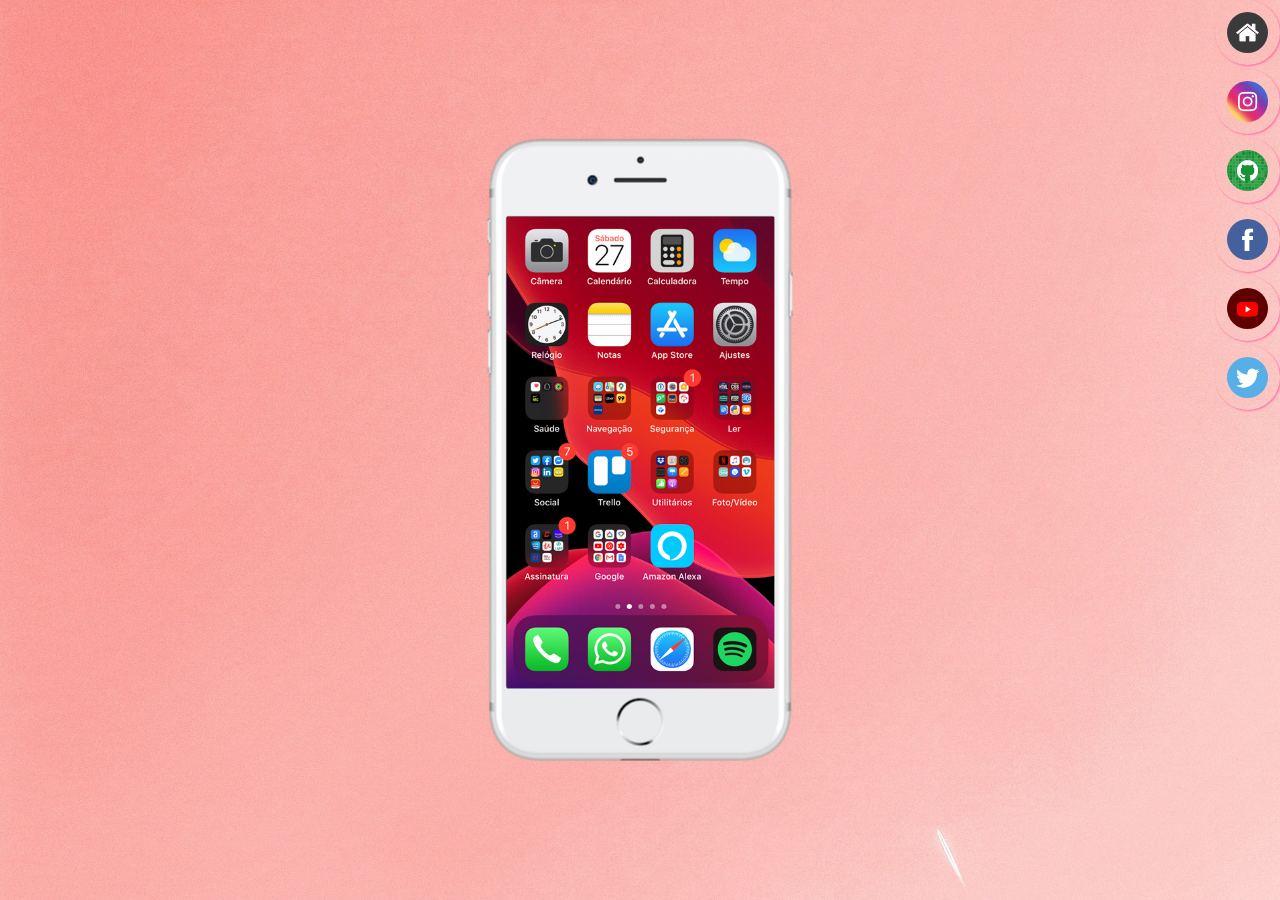
<file: index.html>
<!DOCTYPE html>
<html lang="pt-BR">
<head>
    <meta charset="UTF-8">
    <meta name="viewport" content="width=device-width, initial-scale=1.0">
    <link rel="shortcut icon" href="imagens/favicon.ico" type="image/x-icon">
    <link rel="stylesheet" href="estilos/style.css">
    <title>Projeto Redes Sociais</title>
</head>
<body>
    <main>
        <section id="telefone">
    <iframe src="home.html" name="tela" id="tela" frameborder="0">
        <p>Infelizmente seu navegador não tem compatibilidade com iframes.</p>
    </iframe>
        </section>
        <section id="redes-sociais">
    <a href="home.html" target="tela"><img src="imagens/logo-home.jpg" alt="Home"></a> <br>
    <a href="instagram.html" target="tela"><img src="imagens/logo-instagram.jpg" alt="Instagram"></a> <br>
    <a href="github.html" target="tela"><img src="imagens/logo-github.jpg" alt="GitHub"></a> <br>
    <a href="#"><img src="imagens/logo-facebook.jpg" alt="Facebook"></a> <br>
    <a href="#"><img src="imagens/logo-youtube.jpg" alt="YouTube"></a> <br>
    <a href="#"><img src="imagens/logo-twitter.jpg" alt="Twitter"></a>
        </section>
    </main>
    <script>
        alert('Olá visitante, seja bem vindo(a)! Tenho somente duas redes sociais (as duas primeiras) e as outras logos são somente para fins decorativos. Agradeço a compreensão.')
    </script>
</body>
</html>
</file>
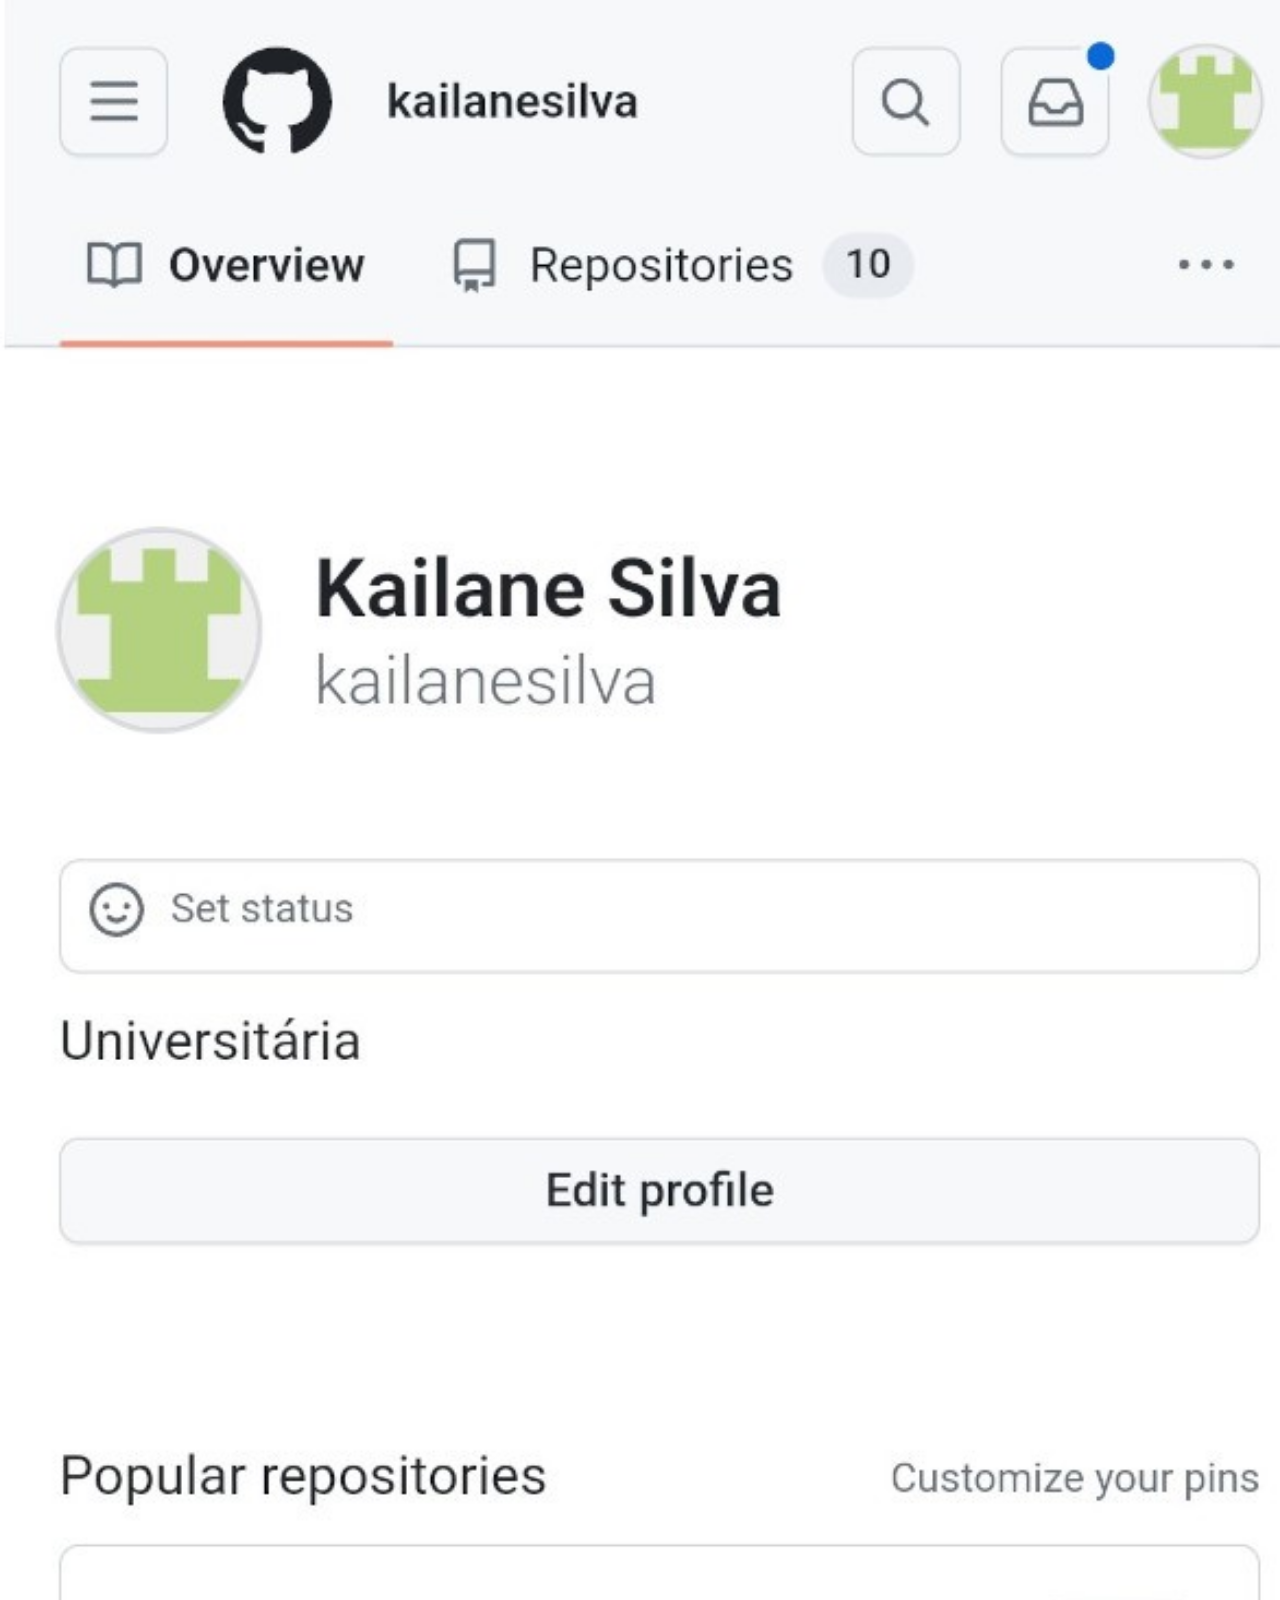
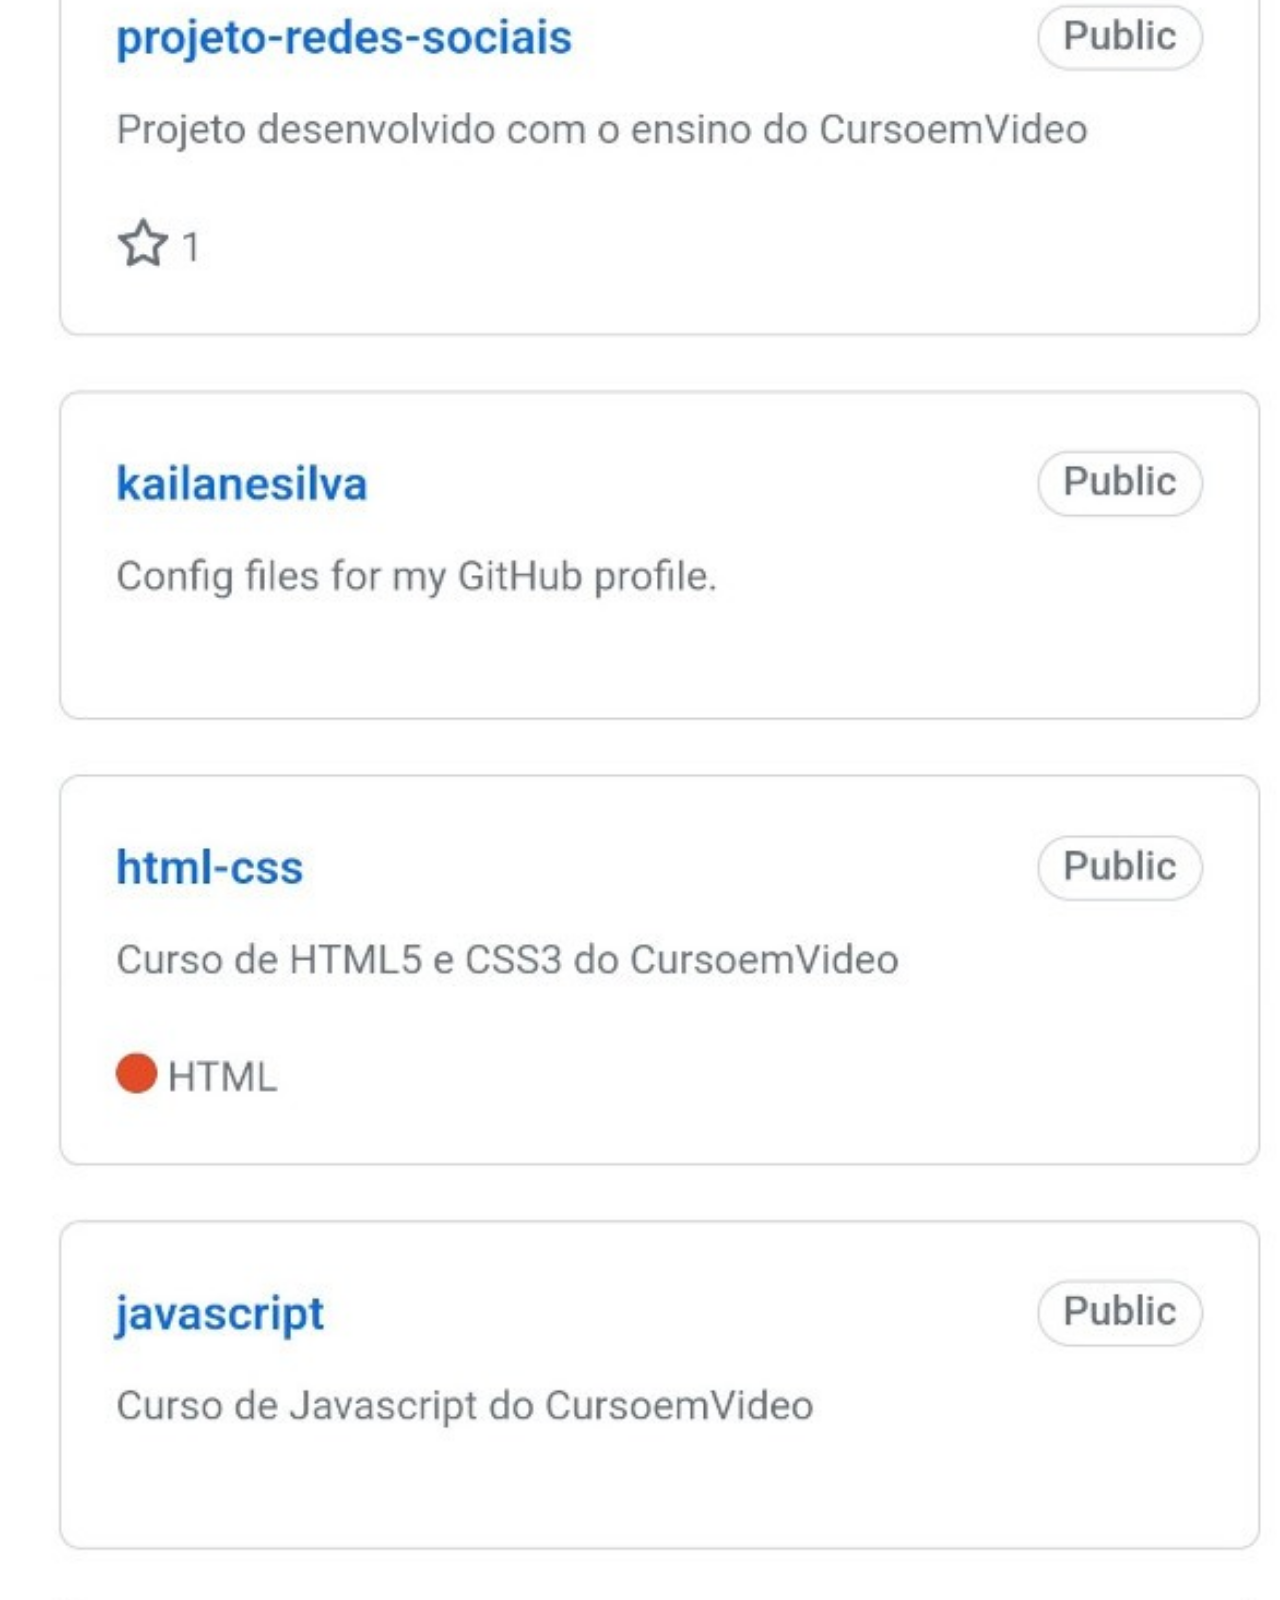
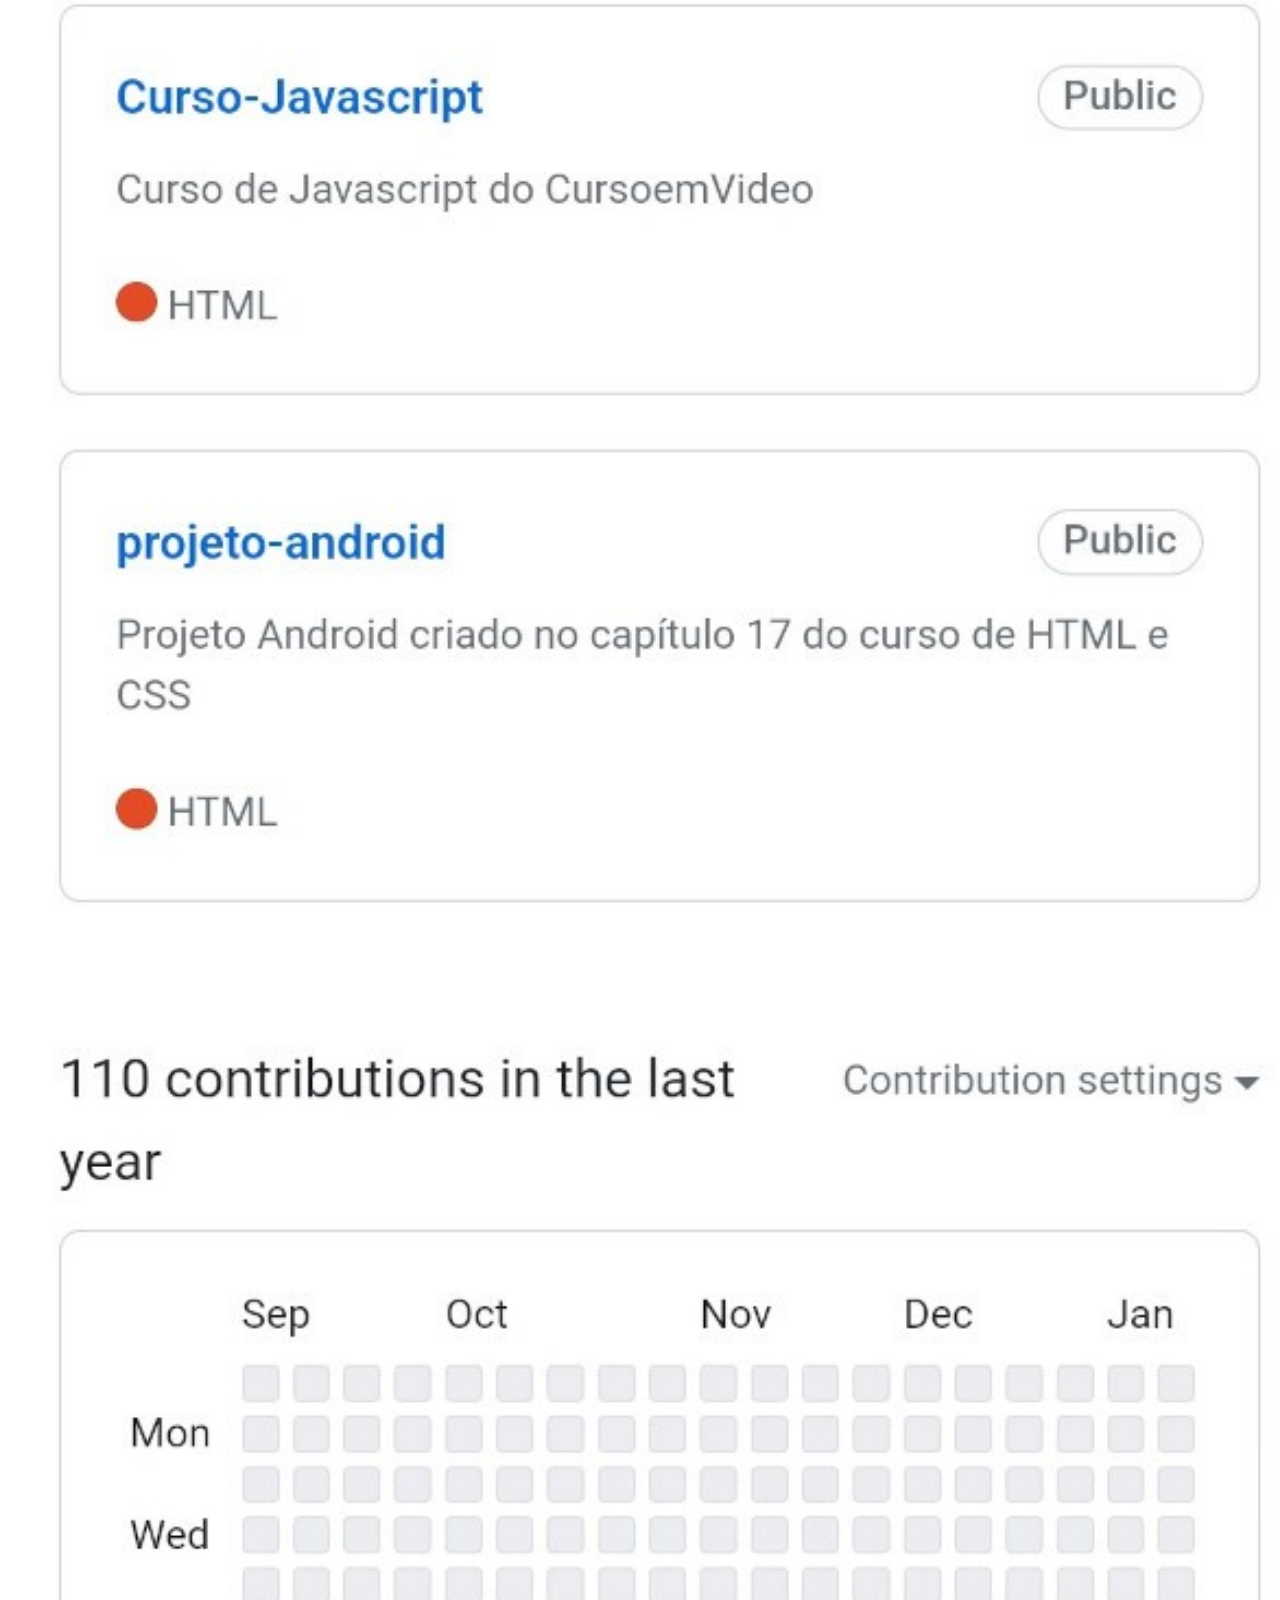
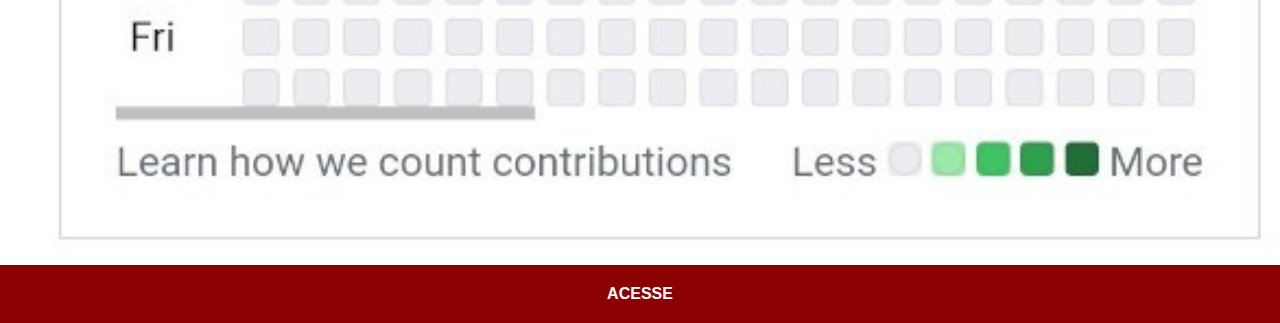
<file: github.html>
<!DOCTYPE html>
<html lang="pt-BR">
<head>
    <meta charset="UTF-8">
    <meta name="viewport" content="width=device-width, initial-scale=1.0">
    <link rel="stylesheet" href="estilos/social.css">
    <title>GitHub</title>
</head>
<body>
    <img src="imagens/github.jpg" alt="Github">
    <a href="https://github.com/kailanesilva" target="_blank">ACESSE</a>
</body>
</html>
</file>
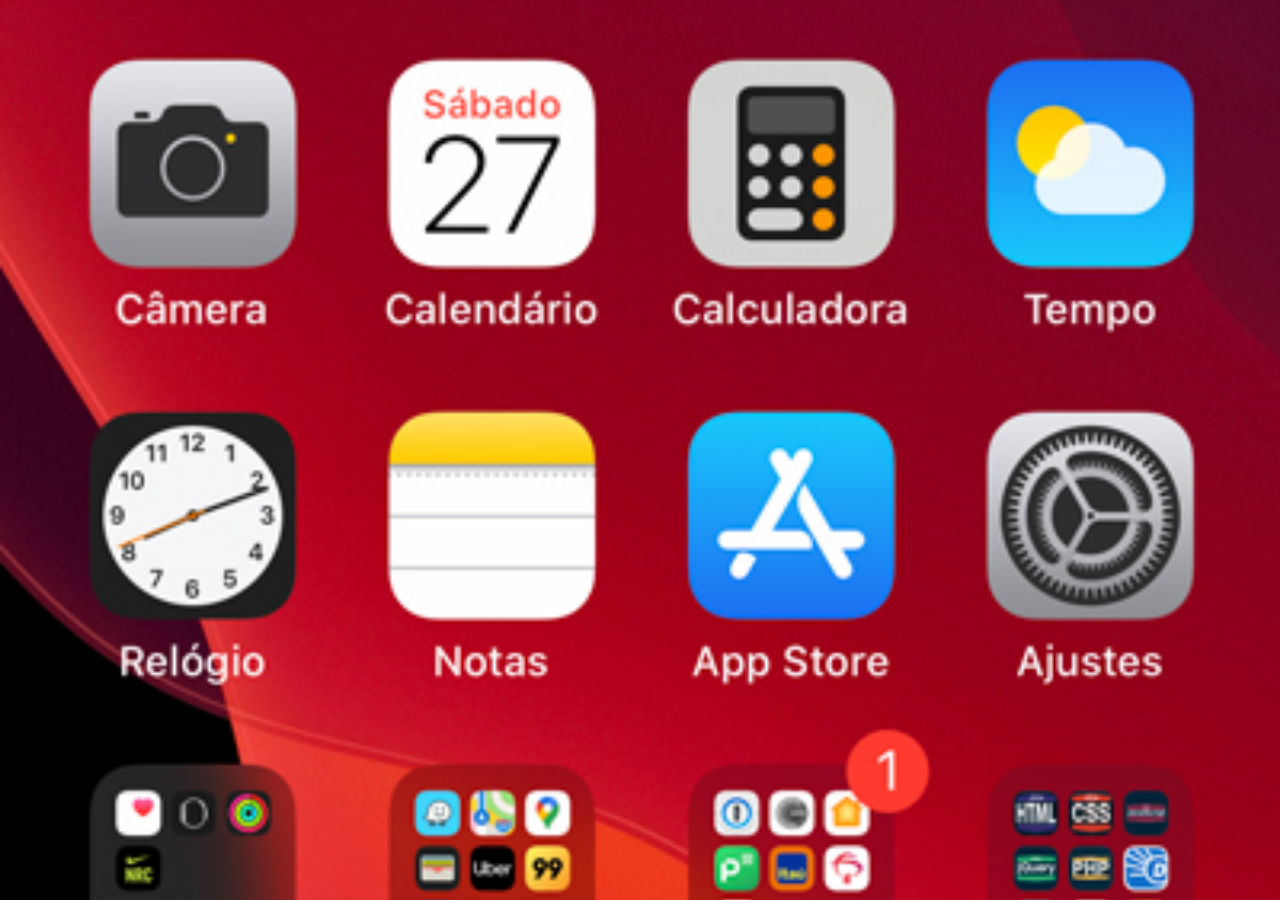
<file: home.html>
<!DOCTYPE html>
<html lang="pt-BR">
<head>
    <meta charset="UTF-8">
    <meta name="viewport" content="width=device-width, initial-scale=1.0">
    <title>Home</title>
    <style>
        *{
            margin: 0px;
            padding: 0px;
        }

        body{
            height: 100vh;
            width: 100vw;
            background: url('imagens/tela-home.jpg') top center no-repeat;
            background-size: cover;
        }
    </style>
</head>
<body>
    
</body>
</html>
</file>
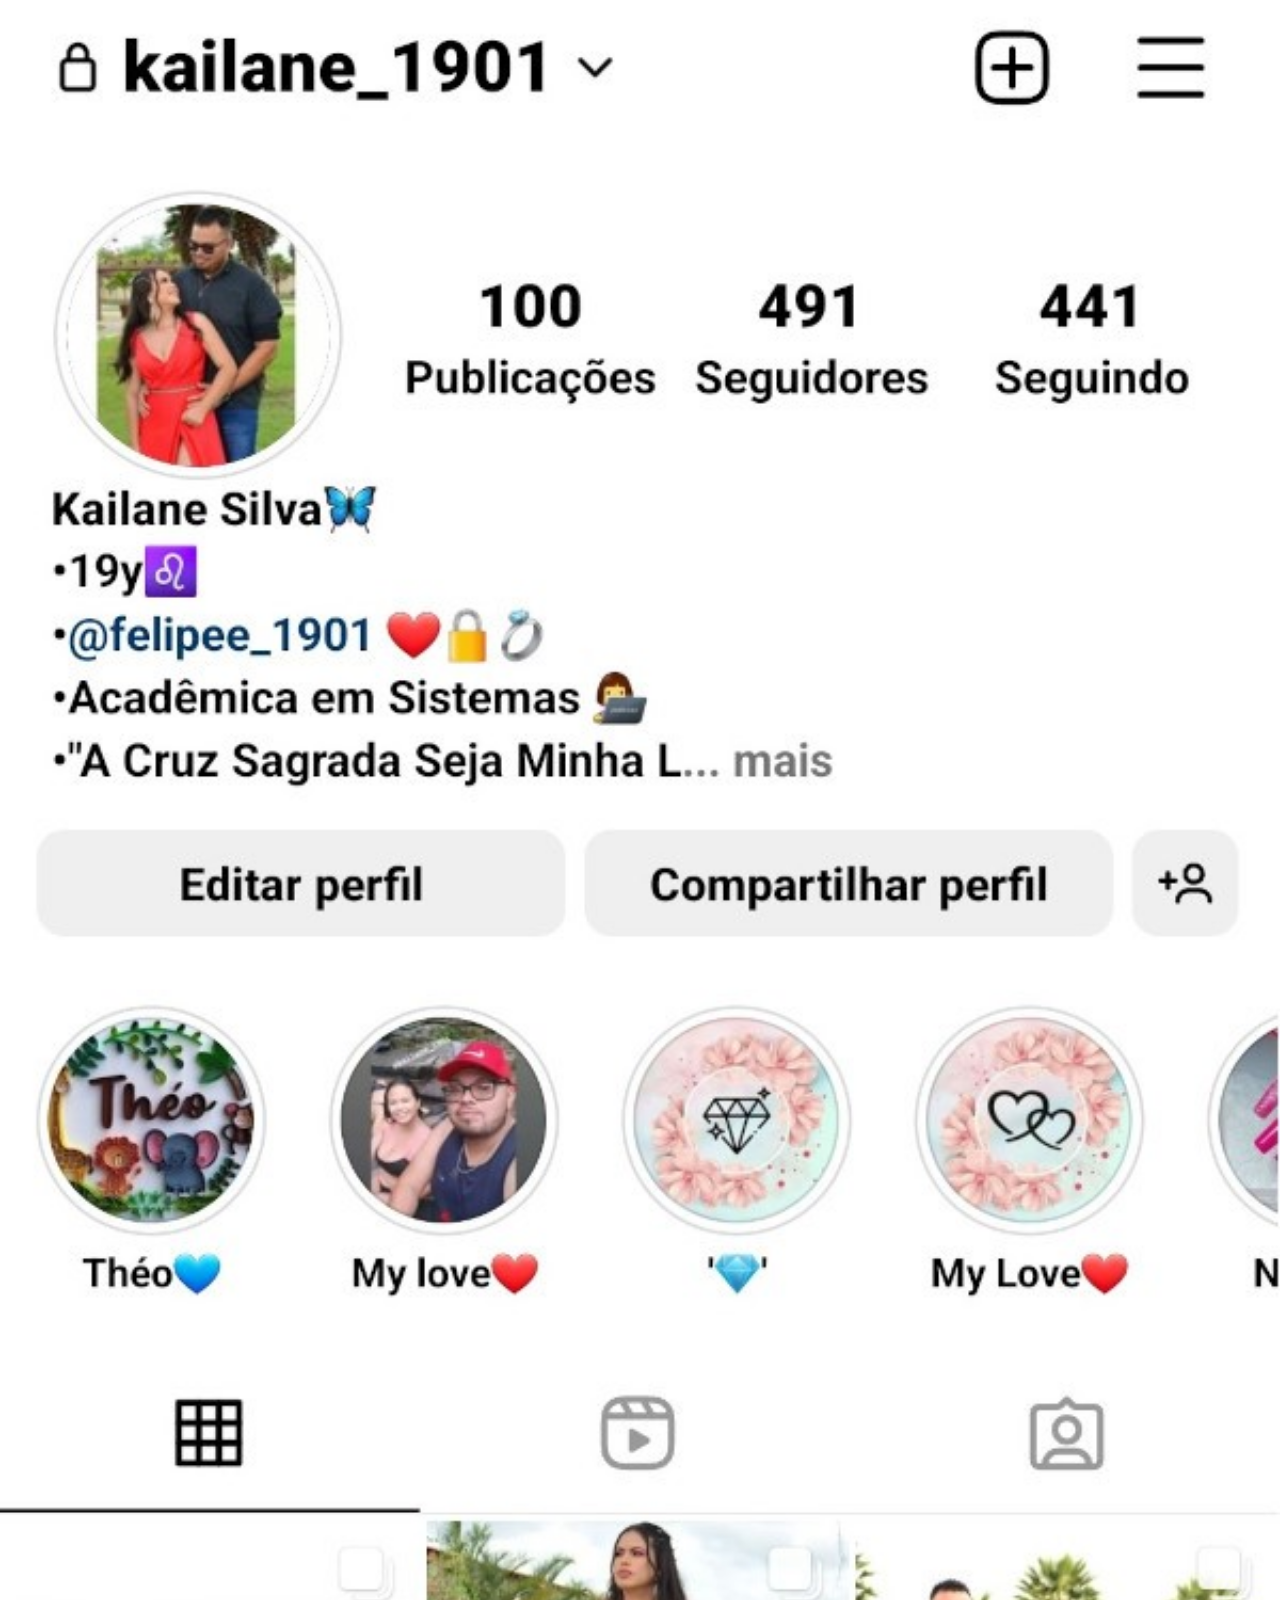
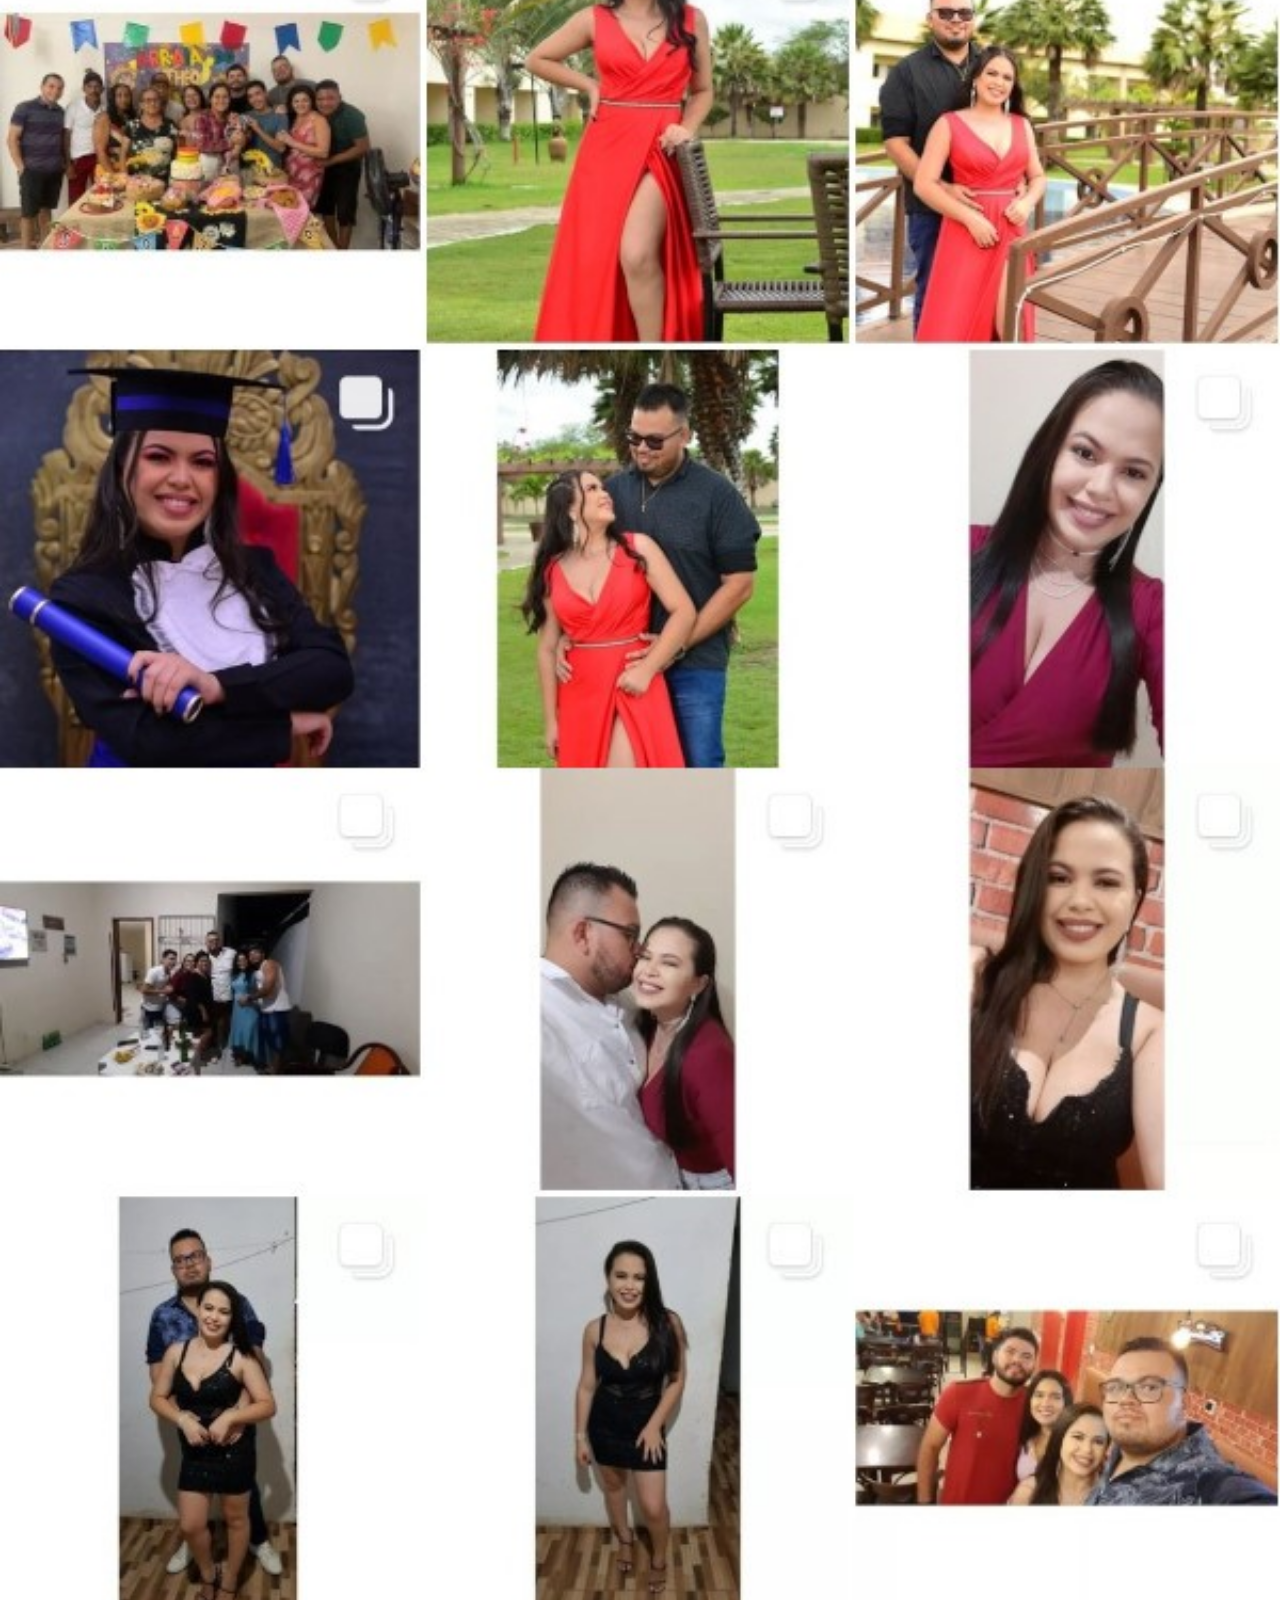
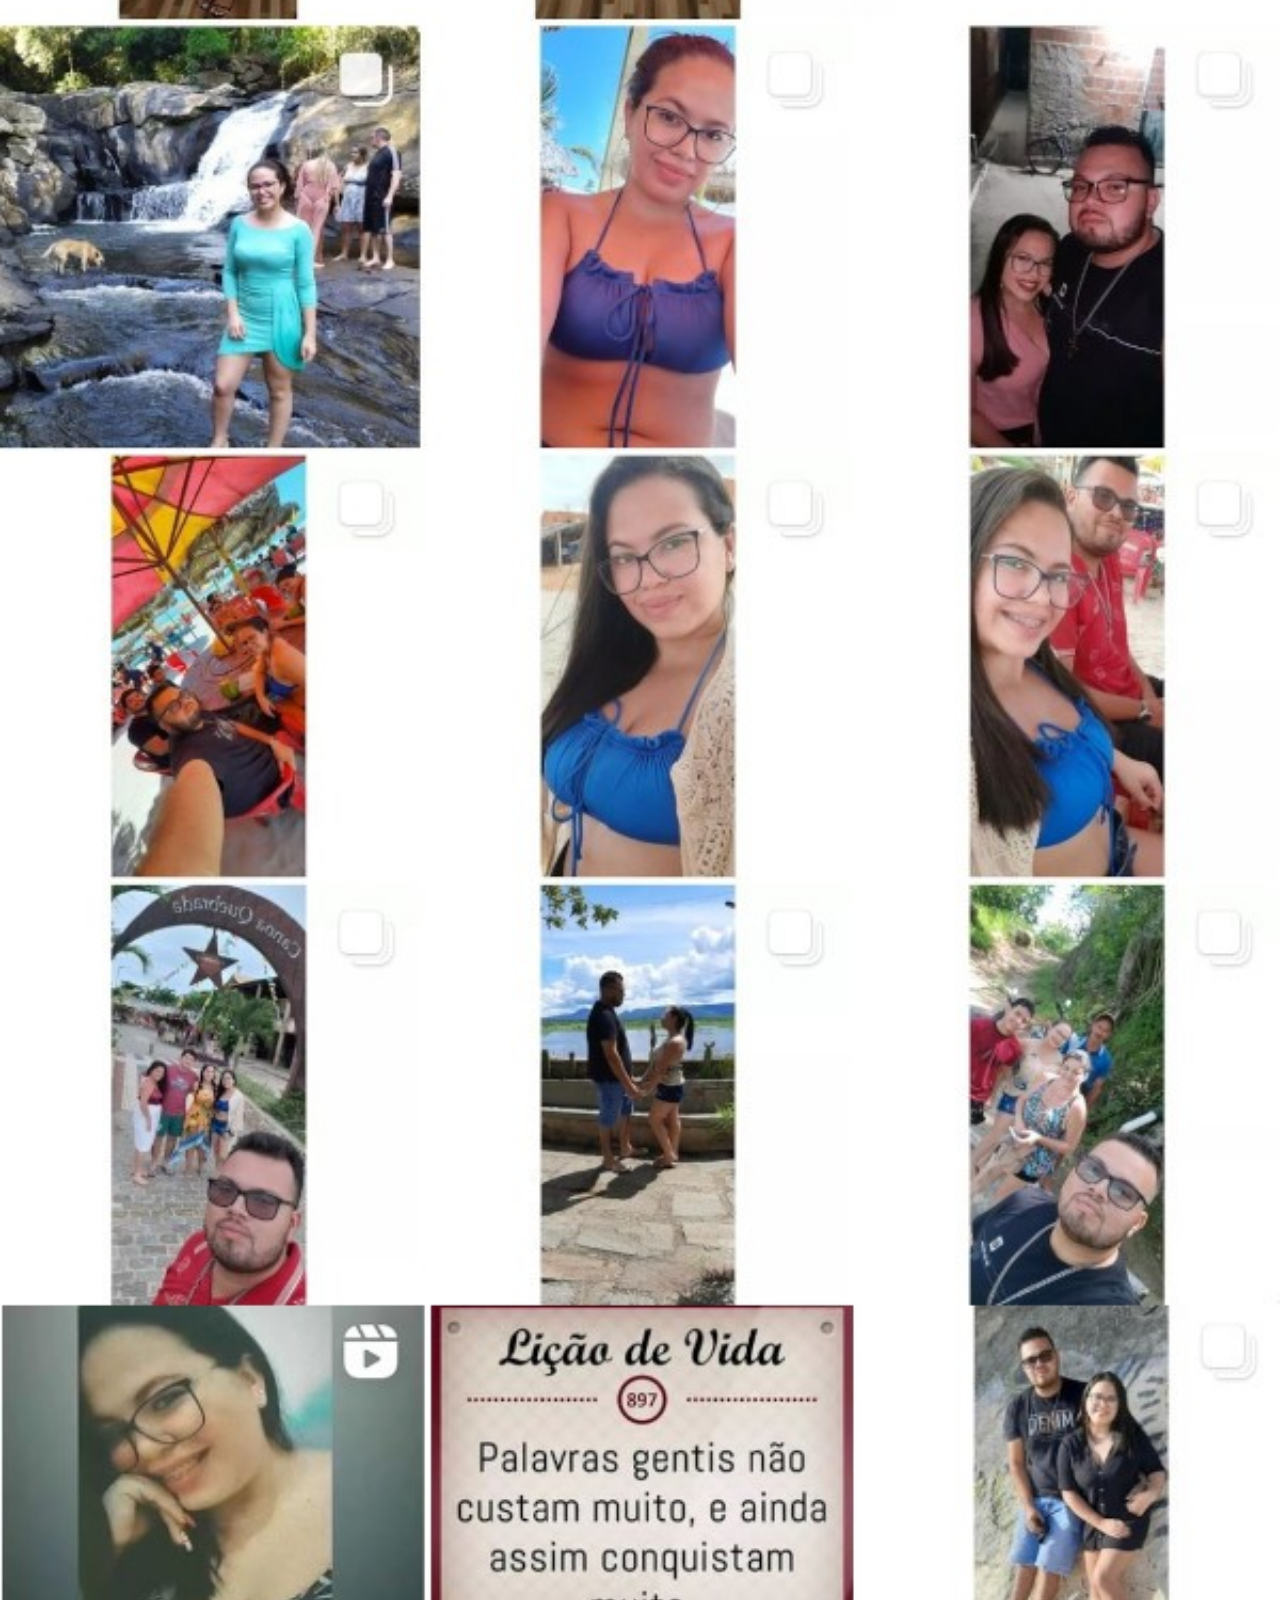
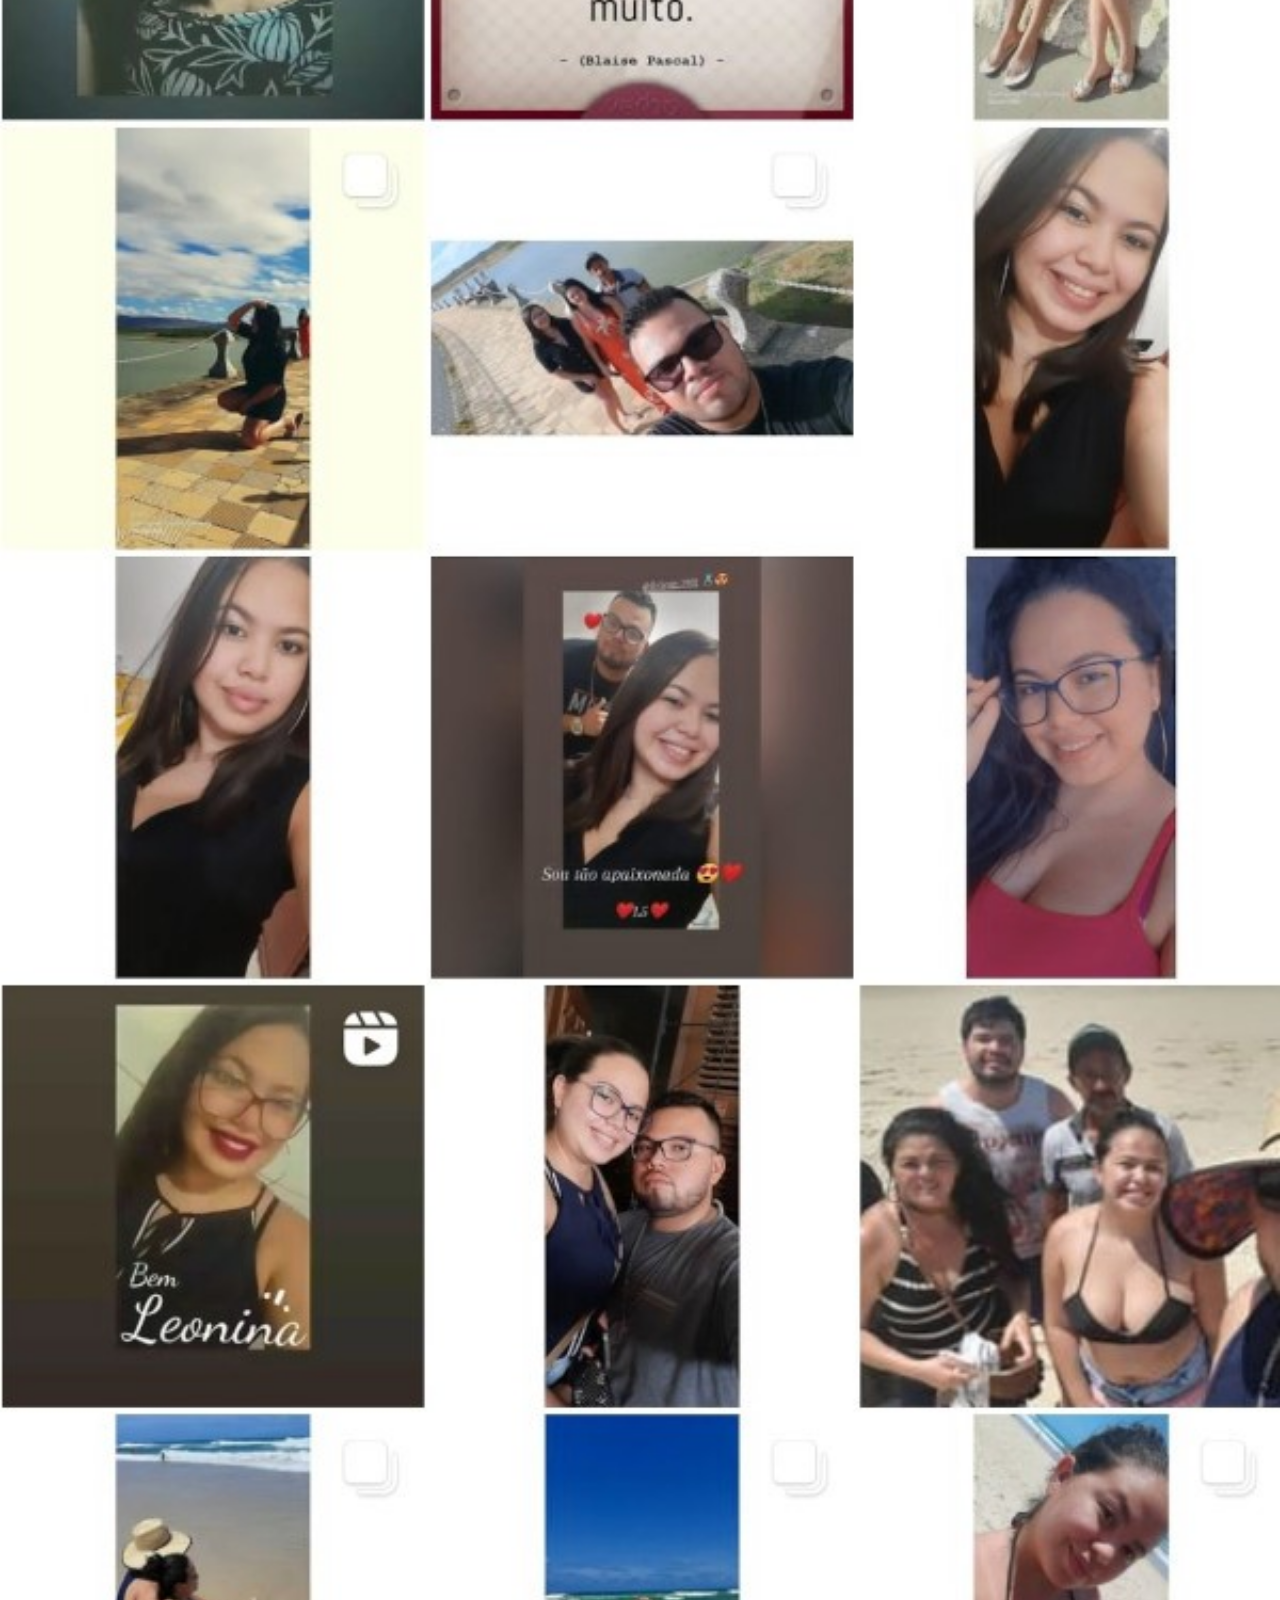
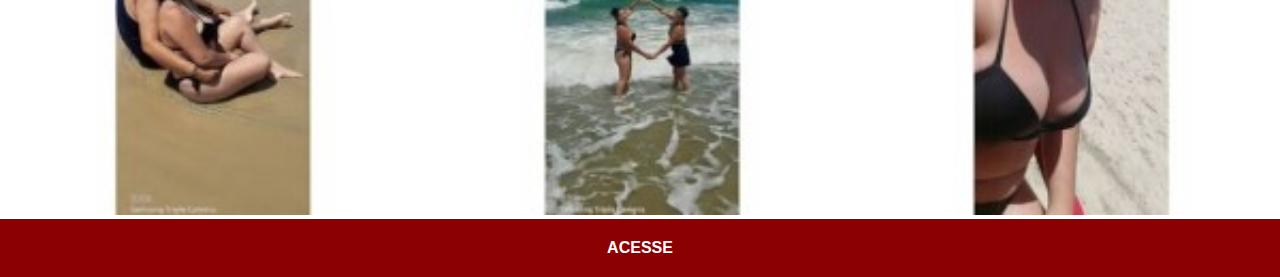
<file: instagram.html>
<!DOCTYPE html>
<html lang="pt-BR">
<head>
    <meta charset="UTF-8">
    <meta name="viewport" content="width=device-width, initial-scale=1.0">
    <link rel="stylesheet" href="estilos/social.css">
    <title>Instagram</title>
</head>
<body>
    <img src="imagens/intagram.jpg" alt="Instagram">
    <a href="https://instagram.com/kailane_1901" target="_blank">ACESSE</a>
</body>
</html>
</file>
<file: estilos/style.css>
@charset "UTF-8";

*{
    margin: 0px;
    padding: 0px;
    font-family: Arial, Helvetica, sans-serif;
}

html, body{
    height: 100vh;
    width: 100vw;
    background-color: pink;
}

body{
    background: url('../imagens/fundo-de-tela.jpg') center center no-repeat fixed;
    background-size: cover;
}

main{
    height: 100vh;
    position: relative;
}

section#telefone{
    position: absolute;
    top: 50%;
    left: 50%;
    transform: translate(-50%,-50%);

    background: url('../imagens/frame-iphone.png') no-repeat;
    height: 627px;
    width: 311px;
}

iframe#tela{
    position: relative;
    top: 80px;
    left: 22px;
    height: 472px;
    width: 268px;
}

section#redes-sociais{
    text-align: right;
}

section#redes-sociais img{
    width: 65px;
    padding: 12px;
    border-radius: 50%;
    box-shadow: 1px 1px 2px rgba(255, 20, 145, 0.473);
    box-sizing: border-box;
}

section#redes-sociais img:hover{
    border: 2px solid rgba(255, 20, 145, 0.226);
    transform: translate(-2px,-2px);
    transition: transform 0.4s;
    box-shadow: 5px 5px 5px rgba(255, 20, 145, 0.185);
}
</file>
<file: estilos/social.css>
@charset "UTF-8";

*{
    margin: 0px;
    padding: 0px;
    font-family: Arial, Helvetica, sans-serif;
}

img{
    width: 100vw;
}

::-webkit-scrollbar{
    height: 0px;
    width: 0px;
}

a{
    display: block;
    background-color: darkred;
    color: white;
    font-weight: bolder;
    text-align: center;
    text-decoration: none;
    padding: 20px;
}

a:hover{
    background-color: red;
}
</file>
